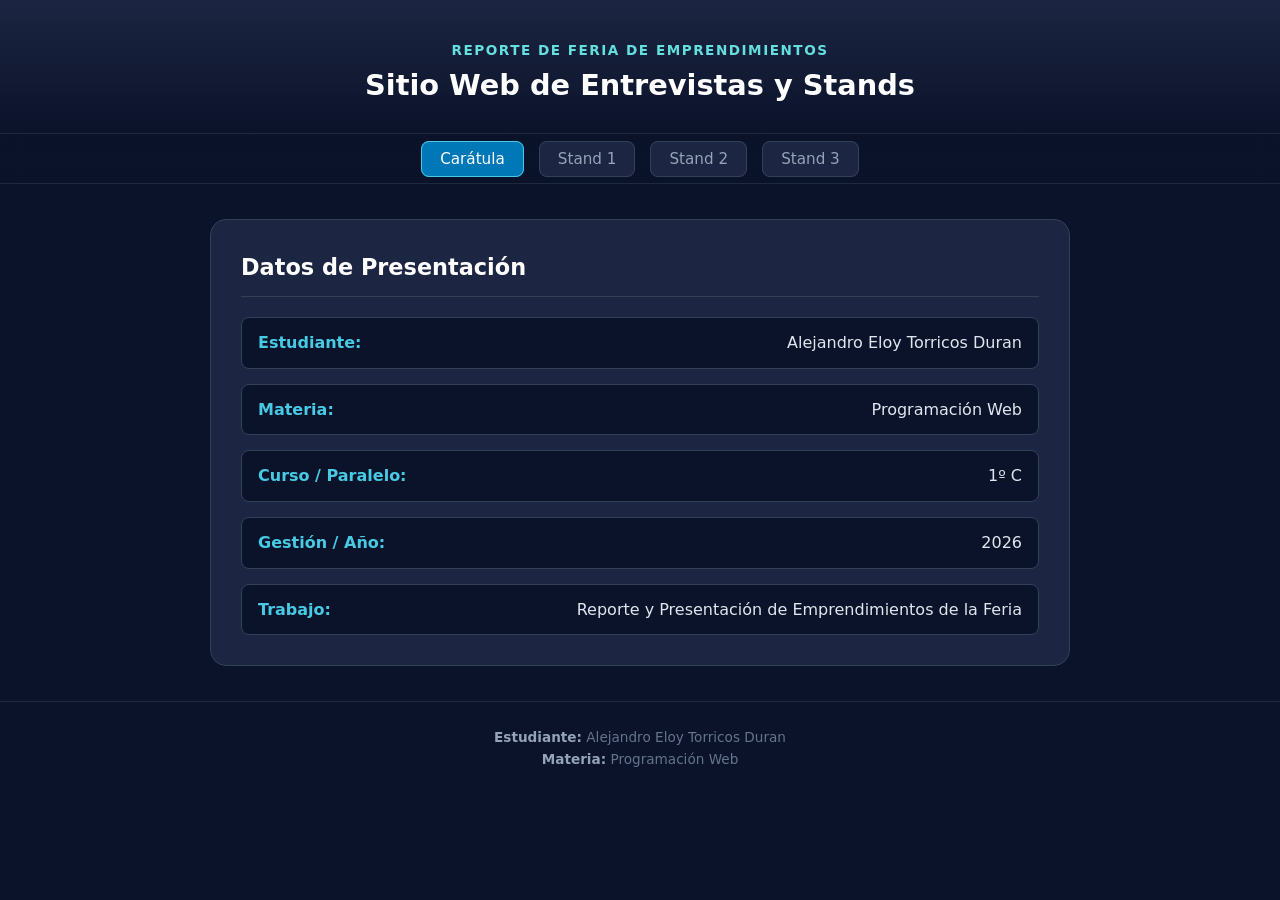
<file: index.html>
<!DOCTYPE html>
<html lang="es">
<head>
    <meta charset="UTF-8">
    <meta name="viewport" content="width=device-width, initial-scale=1.0">
    <title>Carátula | Reporte de Feria</title>
    <link rel="stylesheet" href="styles.css">
</head>
<body>

    <header class="header-principal">
        <div class="header-contenido">
            <div class="header-texto">
                <span class="nombre-sitio">Reporte de Feria de Emprendimientos</span>
                <h1 class="frase-bienvenida">Sitio Web de Entrevistas y Stands</h1>
            </div>
        </div>
    </header>

    <nav class="menu-navegacion">
        <ul>
            <li><a href="index.html" class="btn-nav activo">Carátula</a></li>
            <li><a href="stand1.html" class="btn-nav">Stand 1</a></li>
            <li><a href="stand2.html" class="btn-nav">Stand 2</a></li>
            <li><a href="stand3.html" class="btn-nav">Stand 3</a></li>
        </ul>
    </nav>

    <main class="contenedor-principal">
        <section class="card-seccion caratula-box">
            <h2 class="titulo-seccion">Datos de Presentación</h2>
            
            <div class="datos-caratula">
                <div class="dato-fila">
                    <strong>Estudiante:</strong>
                    <span>Alejandro Eloy Torricos Duran</span>
                </div>
                <div class="dato-fila">
                    <strong>Materia:</strong>
                    <span>Programación Web</span>
                </div>
                <div class="dato-fila">
                    <strong>Curso / Paralelo:</strong>
                    <span>1º C</span>
                </div>
                <div class="dato-fila">
                    <strong>Gestión / Año:</strong>
                    <span>2026</span>
                </div>
                <div class="dato-fila">
                    <strong>Trabajo:</strong>
                    <span>Reporte y Presentación de Emprendimientos de la Feria</span>
                </div>
            </div>
        </section>
    </main>

    <footer class="footer-principal">
        <div class="footer-contenido">
            <p><strong>Estudiante:</strong> Alejandro Eloy Torricos Duran</p>
            <p><strong>Materia:</strong> Programación Web</p>
        </div>
    </footer>

</body>
</html>
</file>
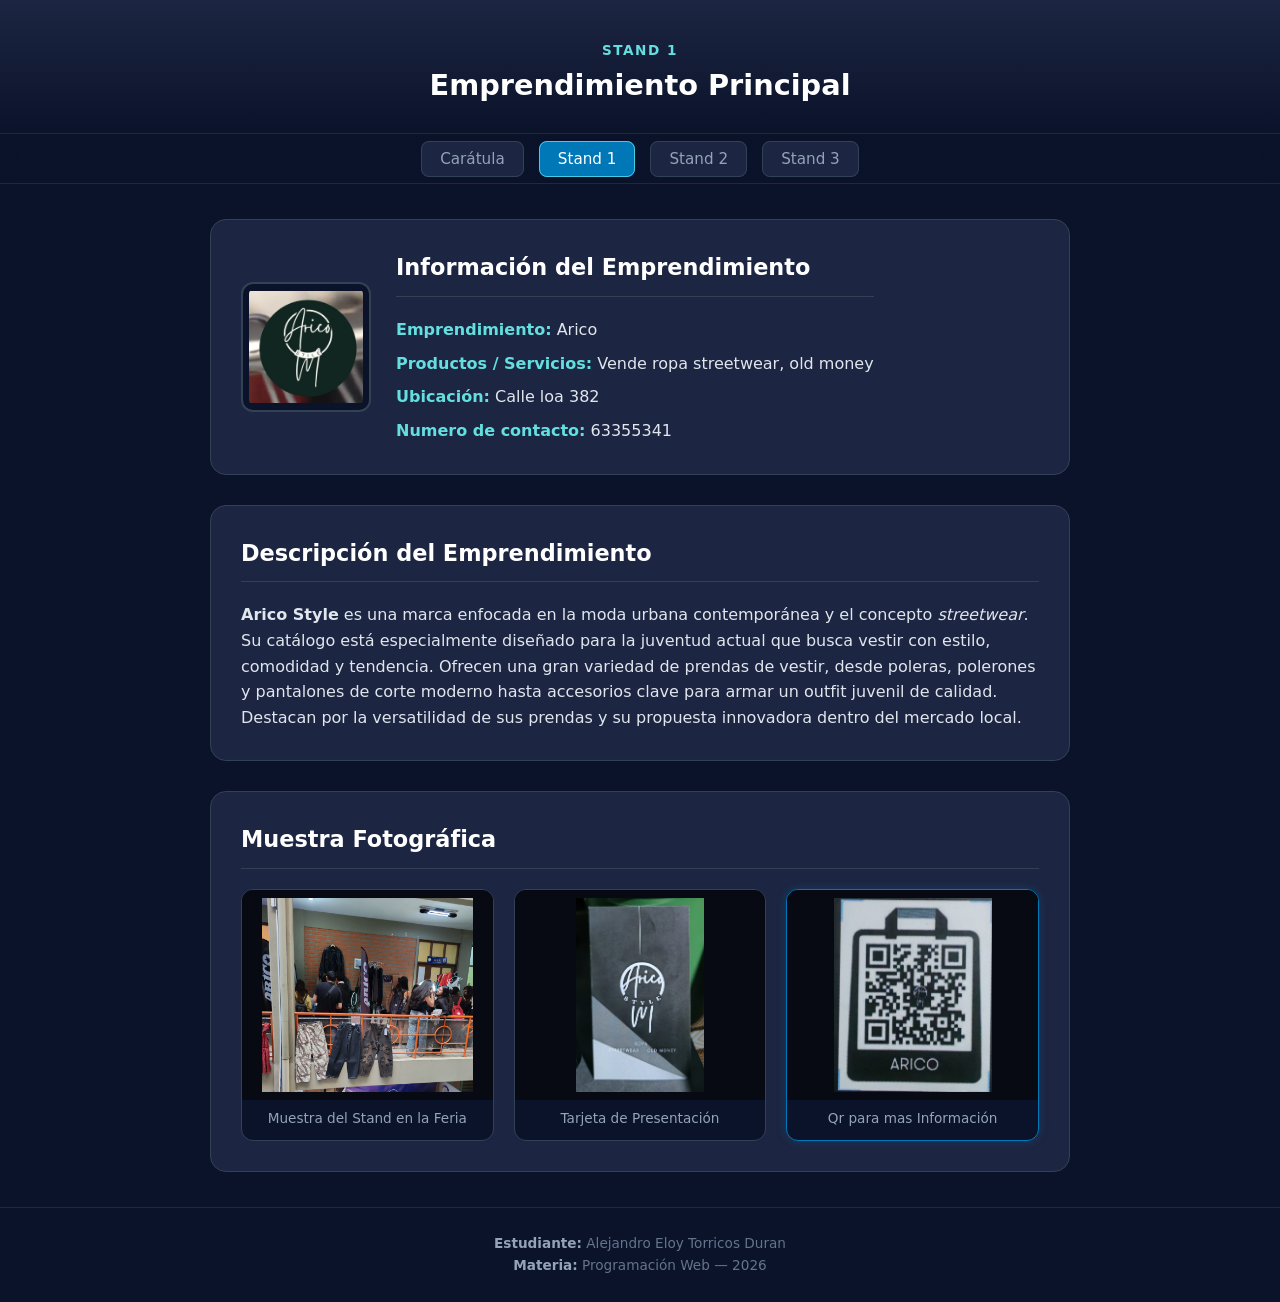
<file: stand1.html>
<!DOCTYPE html>
<html lang="es">
<head>
    <meta charset="UTF-8">
    <meta name="viewport" content="width=device-width, initial-scale=1.0">
    <title>Stand 1 | Emprendimiento</title>
    <link rel="stylesheet" href="styles.css">
</head>
<body>

    <header class="header-principal">
        <div class="header-contenido">
            <div class="header-texto">
                <span class="nombre-sitio">Stand 1</span>
                <h1 class="frase-bienvenida">Emprendimiento Principal</h1>
            </div>
        </div>
    </header>

    <nav class="menu-navegacion">
        <ul>
            <li><a href="index.html" class="btn-nav">Carátula</a></li>
            <li><a href="stand1.html" class="btn-nav activo">Stand 1</a></li>
            <li><a href="stand2.html" class="btn-nav">Stand 2</a></li>
            <li><a href="stand3.html" class="btn-nav">Stand 3</a></li>
        </ul>
    </nav>

    <main class="contenedor-principal">

        <section class="card-seccion">
            <div class="stand-header">
                <img src="arico.jpg" alt="Tarjeta / Logo del Emprendimiento 1" class="logo-stand">
                <div>
                    <h2 class="titulo-seccion">Información del Emprendimiento</h2>
                    <ul class="lista-info">
                        <li><strong>Emprendimiento:</strong> Arico</li>
                        <li><strong>Productos / Servicios:</strong> Vende ropa streetwear, old money </li>
                        <li><strong>Ubicación:</strong> Calle loa 382</li>
                        <li><strong>Numero de contacto:</strong> 63355341 </li>
                    </ul>
                </div>
            </div>
        </section>
        <section class="card-seccion">
            <h2 class="titulo-seccion">Descripción del Emprendimiento</h2>
            <div class="presentacion-texto">
                <p>
                    <strong>Arico Style</strong> es una marca enfocada en la moda urbana contemporánea y el concepto <em>streetwear</em>. Su catálogo está especialmente diseñado para la juventud actual que busca vestir con estilo, comodidad y tendencia. Ofrecen una gran variedad de prendas de vestir, desde poleras, polerones y pantalones de corte moderno hasta accesorios clave para armar un outfit juvenil de calidad. Destacan por la versatilidad de sus prendas y su propuesta innovadora dentro del mercado local.
                </p>
            </div>
        </section>

        <section class="card-seccion">
            <h2 class="titulo-seccion">Muestra Fotográfica</h2>
            <div class="galeria-grid">
                <div class="galeria-item">
                    <img src="puesto de arico y apuray.jpg" alt="Fotografía del Stand 1">
                    <span>Muestra del Stand en la Feria</span>
                </div>
                <div class="galeria-item">
                    <img src="tarjeta arico.jpg" alt="Tarjeta de Referencias 1">
                    <span>Tarjeta de Presentación</span>
                </div>
                <div class="galeria-item destacado">
                    <img src="qr arico.jpg" alt="Fotografía Personal en la Feria">
                    <span>Qr para mas Información</span>
                </div>
            </div>
        </section>


    </main>

    <footer class="footer-principal">
        <div class="footer-contenido">
            <p><strong>Estudiante:</strong> Alejandro Eloy Torricos Duran</p>
            <p><strong>Materia:</strong> Programación Web — 2026</p>
        </div>
    </footer>

</body>
</html>
</file>
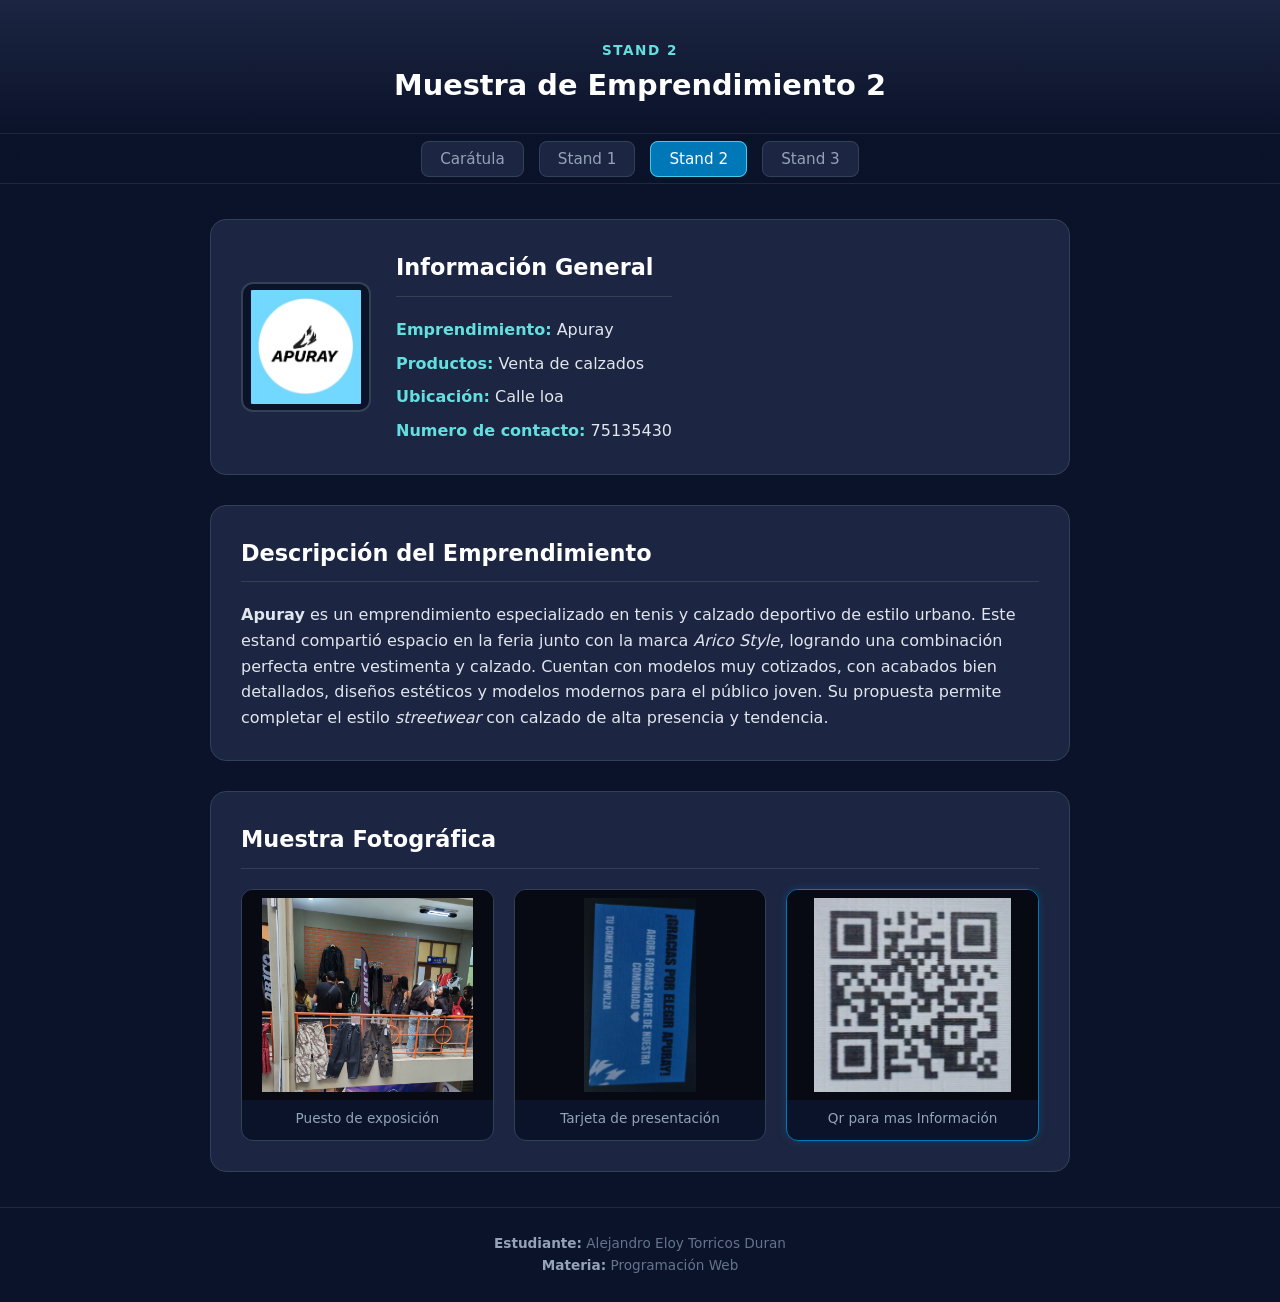
<file: stand2.html>
<!DOCTYPE html>
<html lang="es">
<head>
    <meta charset="UTF-8">
    <meta name="viewport" content="width=device-width, initial-scale=1.0">
    <title>Stand 2 | Muestra de Emprendimiento</title>
    <link rel="stylesheet" href="styles.css">
</head>
<body>

    <header class="header-principal">
        <div class="header-contenido">
            <div class="header-texto">
                <span class="nombre-sitio">Stand 2</span>
                <h1 class="frase-bienvenida">Muestra de Emprendimiento 2</h1>
            </div>
        </div>
    </header>

    <nav class="menu-navegacion">
        <ul>
            <li><a href="index.html" class="btn-nav">Carátula</a></li>
            <li><a href="stand1.html" class="btn-nav">Stand 1</a></li>
            <li><a href="stand2.html" class="btn-nav activo">Stand 2</a></li>
            <li><a href="stand3.html" class="btn-nav">Stand 3</a></li>
        </ul>
    </nav>

    <main class="contenedor-principal">

        <section class="card-seccion">
            <div class="stand-header">
                <img src="apuray.jpg" alt="Logotipo Stand 2" class="logo-stand">
                <div>
                    <h2 class="titulo-seccion">Información General</h2>
                    <ul class="lista-info">
                        <li><strong>Emprendimiento:</strong> Apuray</li>
                        <li><strong>Productos:</strong> Venta de calzados</li>
                        <li><strong>Ubicación:</strong> Calle loa</li>
                        <li><strong>Numero de contacto:</strong> 75135430</li>
                    </ul>
                </div>
            </div>
        </section>
        </section>

        <section class="card-seccion">
            <h2 class="titulo-seccion">Descripción del Emprendimiento</h2>
            <div class="presentacion-texto">
                <p>
                    <strong>Apuray</strong> es un emprendimiento especializado en tenis y calzado deportivo de estilo urbano. Este estand compartió espacio en la feria junto con la marca <em>Arico Style</em>, logrando una combinación perfecta entre vestimenta y calzado. Cuentan con modelos muy cotizados, con acabados bien detallados, diseños estéticos y modelos modernos para el público joven. Su propuesta permite completar el estilo <em>streetwear</em> con calzado de alta presencia y tendencia.
                </p>
            </div>
        </section>

        <section class="card-seccion">
            <h2 class="titulo-seccion">Muestra Fotográfica</h2>
            <div class="galeria-grid">
                <div class="galeria-item">
                    <img src="puesto de arico y apuray.jpg" alt="Fotografía del Stand 2">
                    <span>Puesto de exposición</span>
                </div>
                <div class="galeria-item">
                    <img src="tarjeta apuray.jpg" alt="Productos Stand 2">
                    <span>Tarjeta de presentación</span>
                </div>
                <div class="galeria-item destacado">
                    <img src="qr apuray.jpg" alt="Visita al Stand">
                    <span>Qr para mas Información</span>
                </div>
            </div>
        </section>


    </main>

    <footer class="footer-principal">
        <div class="footer-contenido">
            <p><strong>Estudiante:</strong> Alejandro Eloy Torricos Duran</p>
            <p><strong>Materia:</strong> Programación Web</p>
        </div>
    </footer>

</body>
</html>
</file>
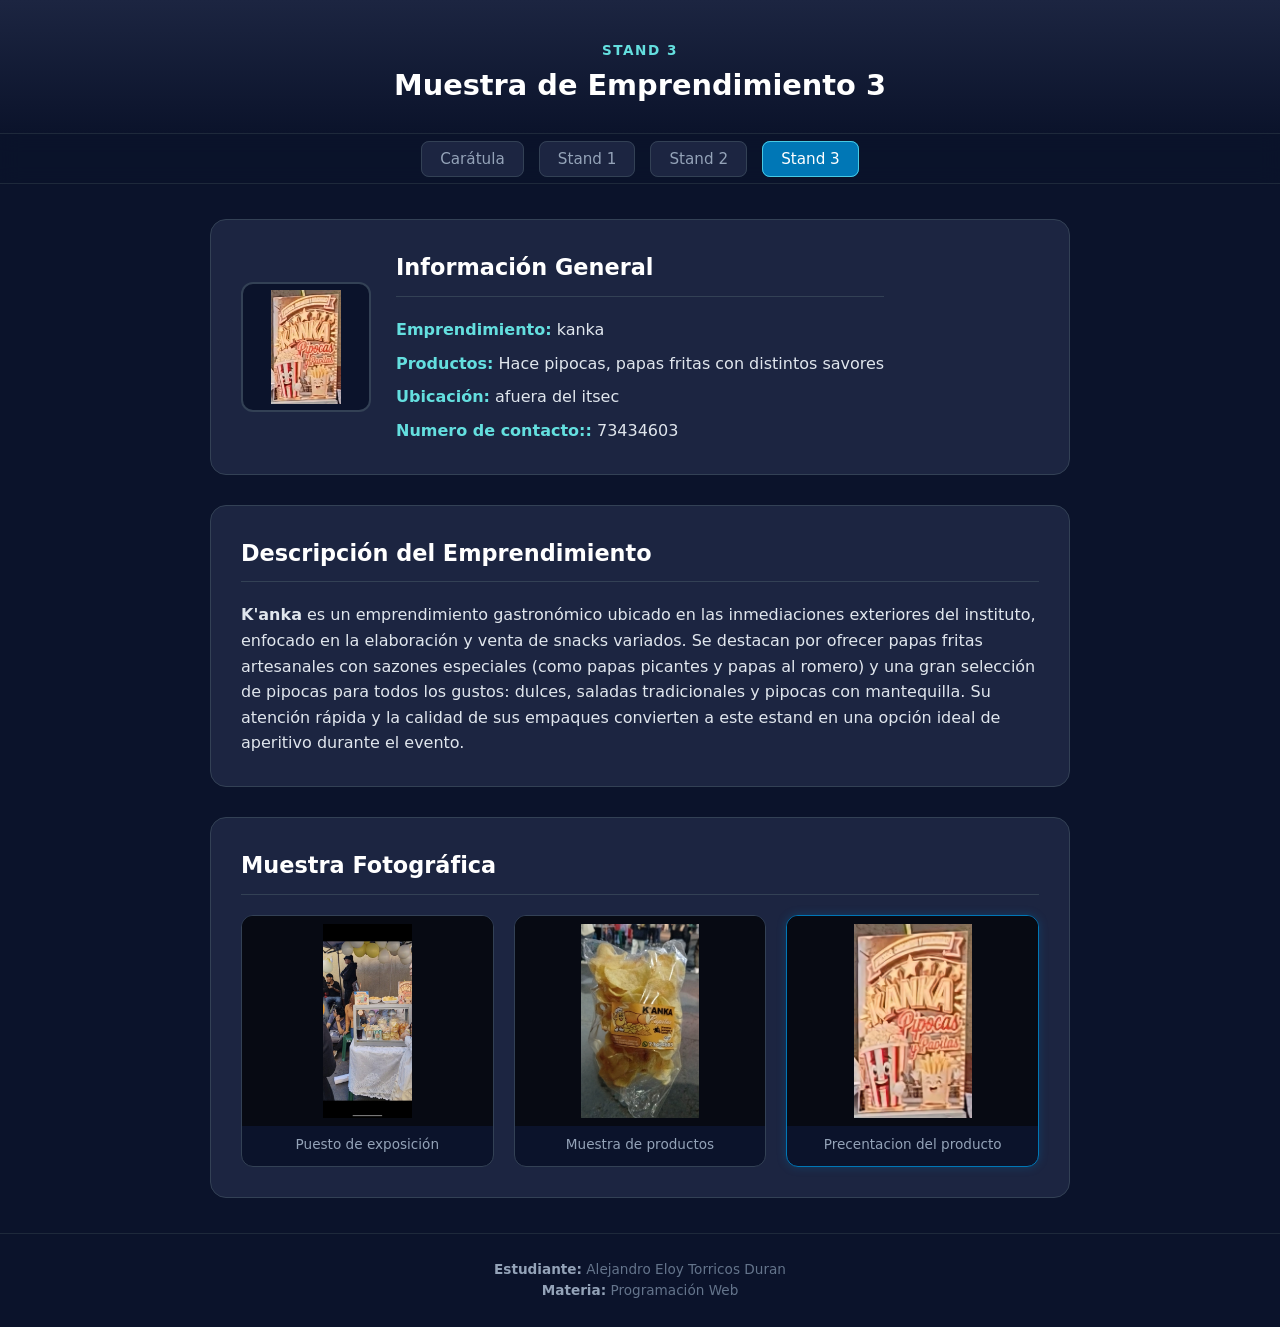
<file: stand3.html>
<!DOCTYPE html>
<html lang="es">
<head>
    <meta charset="UTF-8">
    <meta name="viewport" content="width=device-width, initial-scale=1.0">
    <title>Stand 3 | Muestra de Emprendimiento</title>
    <link rel="stylesheet" href="styles.css">
</head>
<body>

    <header class="header-principal">
        <div class="header-contenido">
            <div class="header-texto">
                <span class="nombre-sitio">Stand 3</span>
                <h1 class="frase-bienvenida">Muestra de Emprendimiento 3</h1>
            </div>
        </div>
    </header>

    <nav class="menu-navegacion">
        <ul>
            <li><a href="index.html" class="btn-nav">Carátula</a></li>
            <li><a href="stand1.html" class="btn-nav">Stand 1</a></li>
            <li><a href="stand2.html" class="btn-nav">Stand 2</a></li>
            <li><a href="stand3.html" class="btn-nav activo">Stand 3</a></li>
        </ul>
    </nav>

    <main class="contenedor-principal">

        <section class="card-seccion">
            <div class="stand-header">
                <img src="kanka.jpg" alt="Logotipo Stand 3" class="logo-stand">
                <div>
                    <h2 class="titulo-seccion">Información General</h2>
                    <ul class="lista-info">
                        <li><strong>Emprendimiento:</strong> kanka</li>
                        <li><strong>Productos:</strong> Hace pipocas, papas fritas con distintos savores </li>
                        <li><strong>Ubicación:</strong> afuera del itsec</li>
                        <li><strong>Numero de contacto::</strong> 73434603</li>
                    </ul>
                </div>
            </div>
        </section>
        </section>

        <section class="card-seccion">
            <h2 class="titulo-seccion">Descripción del Emprendimiento</h2>
            <div class="presentacion-texto">
                <p>
                    <strong>K'anka</strong> es un emprendimiento gastronómico ubicado en las inmediaciones exteriores del instituto, enfocado en la elaboración y venta de snacks variados. Se destacan por ofrecer papas fritas artesanales con sazones especiales (como papas picantes y papas al romero) y una gran selección de pipocas para todos los gustos: dulces, saladas tradicionales y pipocas con mantequilla. Su atención rápida y la calidad de sus empaques convierten a este estand en una opción ideal de aperitivo durante el evento.
                </p>
            </div>
        </section>

        <section class="card-seccion">
            <h2 class="titulo-seccion">Muestra Fotográfica</h2>
            <div class="galeria-grid">
                <div class="galeria-item">
                    <img src="puesto de kanka.jpg" alt="Fotografía del Stand 3">
                    <span>Puesto de exposición</span>
                </div>
                <div class="galeria-item">
                    <img src="producto kanka.jpg" alt="Productos Stand 3">
                    <span>Muestra de productos</span>
                </div>
                <div class="galeria-item destacado">
                    <img src="kanka.jpg" alt="Visita al Stand">
                    <span>Precentacion del producto </span>
                </div>
            </div>
        </section>

    </main>

    <footer class="footer-principal">
        <div class="footer-contenido">
            <p><strong>Estudiante:</strong> Alejandro Eloy Torricos Duran</p>
            <p><strong>Materia:</strong> Programación Web</p>
        </div>
    </footer>

</body>
</html>
</file>
<file: styles.css>
* {
    box-sizing: border-box;
    margin: 0;
    padding: 0;
}

body {
    font-family: 'Segoe UI', system-ui, -apple-system, sans-serif;
    background-color: #0b132b; /* Azul marino ultra oscuro */
    color: #e0e6ed;
    line-height: 1.6;
}

.header-principal {
    background: linear-gradient(180deg, #1c2541 0%, #0b132b 100%); /* Degradado azul noche */
    color: #ffffff;
    padding: 40px 20px 25px 20px;
    text-align: center;
    border-bottom: 1px solid #1e293b;
}

.nombre-sitio {
    display: block;
    color: #64dfdf; /* Azul turquesa claro */
    font-size: 0.85rem;
    font-weight: 600;
    text-transform: uppercase;
    letter-spacing: 1.5px;
}

.frase-bienvenida {
    font-size: 1.8rem;
    font-weight: 700;
}

.menu-navegacion {
    background-color: rgba(11, 19, 43, 0.95);
    position: sticky;
    top: 0;
    z-index: 100;
    backdrop-filter: blur(10px);
    border-bottom: 1px solid #1e293b;
}

.menu-navegacion ul {
    list-style: none;
    display: flex;
    justify-content: center;
    gap: 15px;
    padding: 12px 10px;
    flex-wrap: wrap;
}

.btn-nav {
    color: #94a3b8;
    text-decoration: none;
    font-weight: 500;
    font-size: 0.95rem;
    padding: 8px 18px;
    border-radius: 8px;
    background-color: #1c2541;
    border: 1px solid #334155;
    transition: all 0.25s ease;
}

.btn-nav:hover, .btn-nav.activo {
    color: #ffffff;
    background-color: #0077b6; /* Azul brillante */
    border-color: #48cae4;
}

.contenedor-principal {
    max-width: 900px;
    margin: 35px auto;
    padding: 0 20px;
}

.card-seccion {
    background-color: #1c2541; /* Tarjetas azul oscuro */
    border-radius: 16px;
    padding: 30px;
    margin-bottom: 30px;
    border: 1px solid #334155;
}

.titulo-seccion {
    font-size: 1.4rem;
    color: #ffffff;
    margin-bottom: 20px;
    border-bottom: 1px solid #334155;
    padding-bottom: 10px;
}

/* CARÁTULA */
.datos-caratula {
    display: flex;
    flex-direction: column;
    gap: 15px;
}

.dato-fila {
    display: flex;
    justify-content: space-between;
    padding: 12px 16px;
    background-color: #0b132b;
    border-radius: 8px;
    border: 1px solid #334155;
}

.dato-fila strong {
    color: #48cae4;
}

/* STAND HEADER & LOGO */
.stand-header {
    display: flex;
    gap: 25px;
    align-items: center;
    flex-wrap: wrap;
}

.logo-stand {
    width: 130px;
    height: 130px;
    object-fit: contain; /* Muestra el logo completo sin cortar */
    border-radius: 12px;
    border: 2px solid #334155;
    background-color: #0b132b;
    padding: 6px;
}

.lista-info {
    list-style: none;
    display: flex;
    flex-direction: column;
    gap: 8px;
}

.lista-info li strong {
    color: #64dfdf;
}

/* CORRECCIÓN DE LA GALERÍA DE FOTOS */
.galeria-grid {
    display: grid;
    grid-template-columns: repeat(auto-fit, minmax(240px, 1fr));
    gap: 20px;
}

.galeria-item {
    background-color: #0b132b;
    border-radius: 12px;
    overflow: hidden;
    border: 1px solid #334155;
    text-align: center;
    padding-bottom: 10px;
    display: flex;
    flex-direction: column;
    justify-content: space-between;
}

.galeria-item.destacado {
    border-color: #0077b6;
    box-shadow: 0 0 10px rgba(0, 119, 182, 0.3);
}

/* SOLUCIÓN AL CORTE DE IMÁGENES Y CÓDIGOS QR */
.galeria-item img {
    width: 100%;
    height: 210px;
    object-fit: contain; /* Muestra la imagen entera sin recortar bordes */
    background-color: #070a13; /* Fondo oscuro para rellenar espacios libres */
    padding: 8px;
}

.galeria-item span {
    display: block;
    font-size: 0.85rem;
    color: #94a3b8;
    margin-top: 8px;
    padding: 0 5px;
}

/* FICHA / AVISO */
.video-placeholder {
    background-color: #0b132b;
    padding: 20px;
    border-radius: 10px;
    border: 1px dashed #334155;
    text-align: center;
    color: #94a3b8;
}

.footer-principal {
    background-color: #0b132b;
    color: #64748b;
    text-align: center;
    padding: 25px;
    font-size: 0.85rem;
    border-top: 1px solid #1e293b;
}

.footer-contenido strong {
    color: #94a3b8;
}

@media (max-width: 650px) {
    .galeria-grid {
        grid-template-columns: 1fr;
    }
}
</file>
